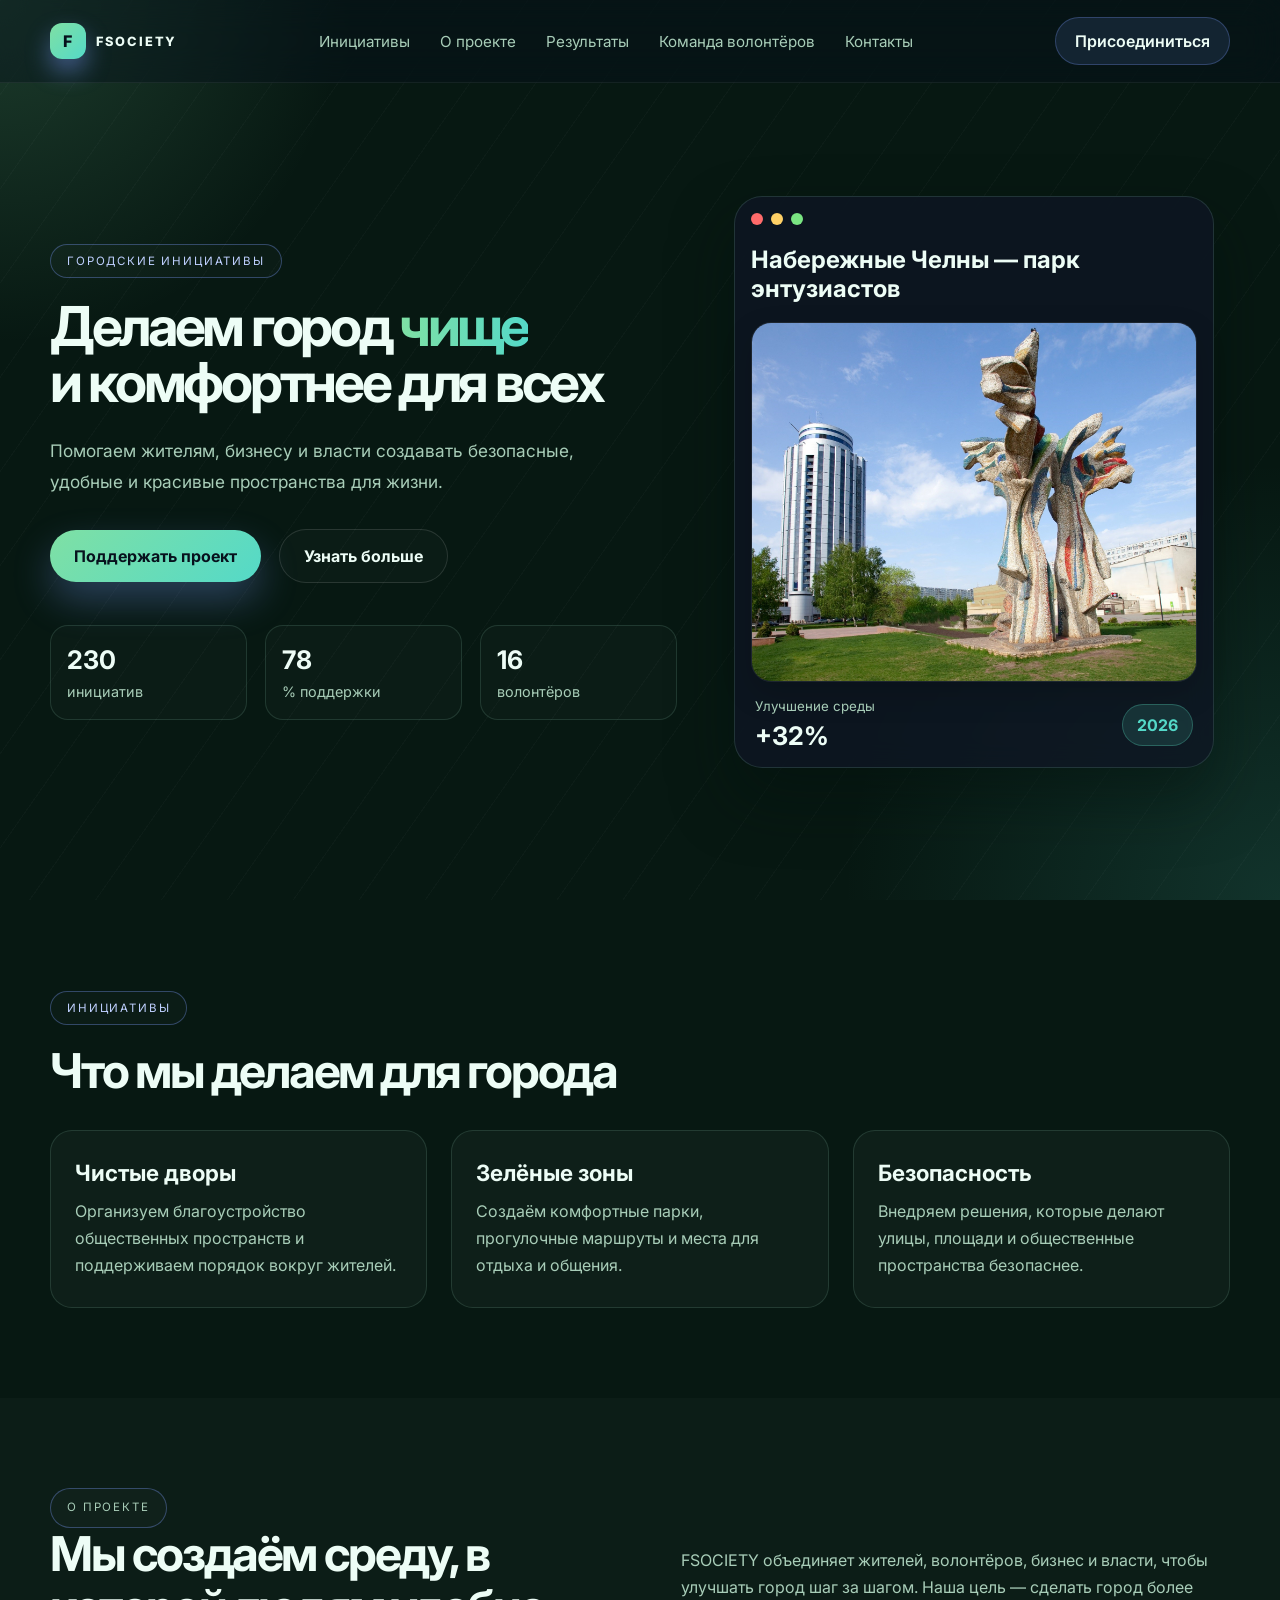
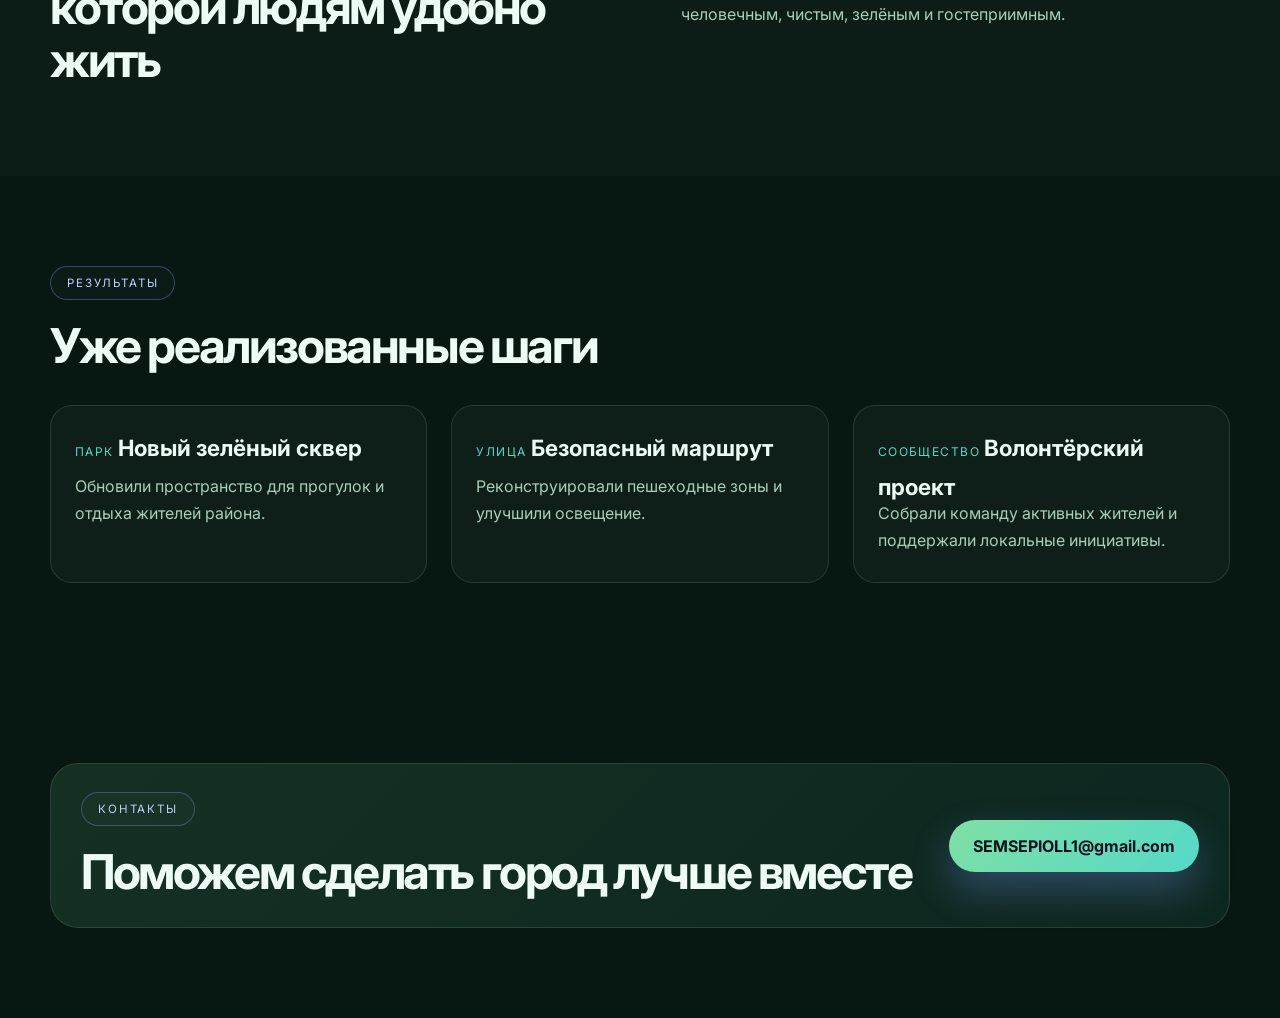
<file: index.html>
<!DOCTYPE html>
<html lang="ru">
  <head>
    <meta charset="UTF-8" />
    <meta name="viewport" content="width=device-width, initial-scale=1.0" />
    <title>FSOCIETY — Благоустройство города</title>
    <meta
      name="description"
      content="Мы создаём удобные, безопасные и красивые общественные пространства для людей и города."
    />
    <link rel="preconnect" href="https://fonts.googleapis.com" />
    <link rel="preconnect" href="https://fonts.gstatic.com" crossorigin />
    <link
      href="https://fonts.googleapis.com/css2?family=Inter:wght@400;500;600;700;800;900&display=swap"
      rel="stylesheet"
    />
    <link rel="stylesheet" href="assets/css/style.css?v=2" />
  </head>
  <body>
    <header class="site-header">
      <div class="container nav">
        <div class="brand">
          <span class="brand-mark">F</span>
          <span class="brand-text">FSOCIETY</span>
        </div>

        <nav class="nav-menu" aria-label="Главное меню">
          <a href="#services">Инициативы</a>
          <a href="#about">О проекте</a>
          <a href="#cases">Результаты</a>
          <a href="volunteers.html">Команда волонтёров</a>
          <a href="#contact">Контакты</a>
        </nav>

        <div class="nav-actions">
          <a class="nav-button" href="support.html#registration">Присоединиться</a>
        </div>
      </div>
    </header>

    <main>
      <section class="hero">
        <div class="container hero-inner">
          <div class="hero-copy">
            <p class="eyebrow">Городские инициативы</p>
            <h1>
              Делаем город <span>чище</span><br />
              и комфортнее для всех
            </h1>
            <p class="subtext">
              Помогаем жителям, бизнесу и власти создавать безопасные, удобные и красивые пространства для жизни.
            </p>

            <div class="cta-group">
              <a href="support.html#donation" class="btn btn-primary">Поддержать проект</a>
              <a href="more.html" class="btn btn-secondary">Узнать больше</a>
            </div>

            <ul class="hero-stats" aria-label="Показатели проекта">
              <li>
                <strong data-count="230">0</strong>
                <span>инициатив</span>
              </li>
              <li>
                <strong data-count="78">0</strong>
                <span>% поддержки</span>
              </li>
              <li>
                <strong data-count="16">0</strong>
                <span>волонтёров</span>
              </li>
            </ul>
          </div>

          <div class="hero-visual" aria-label="Визуальная панель проекта">
            <div class="glass-card card-main">
              <div class="mini-header">
                <span class="dot red"></span>
                <span class="dot yellow"></span>
                <span class="dot green"></span>
              </div>

              <h2 class="image-title">Набережные Челны — парк энтузиастов</h2>

              <img
                class="hero-image"
                src="assets/img/photo.jpg"
                alt="Городская улица, благоустройство и общественные пространства"
              />

              <div class="metric-row">
                <div>
                  <small>Улучшение среды</small>
                  <strong>+32%</strong>
                </div>
                <div class="badge-pill">2026</div>
              </div>
            </div>
          </div>
        </div>
      </section>

      <section id="services" class="info-section">
        <div class="container">
          <div class="section-heading">
            <p class="eyebrow">Инициативы</p>
            <h2>Что мы делаем для города</h2>
          </div>

          <div class="cards-grid">
            <article class="info-card">
              <h3>Чистые дворы</h3>
              <p>Организуем благоустройство общественных пространств и поддерживаем порядок вокруг жителей.</p>
            </article>
            <article class="info-card">
              <h3>Зелёные зоны</h3>
              <p>Создаём комфортные парки, прогулочные маршруты и места для отдыха и общения.</p>
            </article>
            <article class="info-card">
              <h3>Безопасность</h3>
              <p>Внедряем решения, которые делают улицы, площади и общественные пространства безопаснее.</p>
            </article>
          </div>
        </div>
      </section>

      <section id="about" class="info-section alt-section">
        <div class="container about-wrap">
          <div>
            <p class="eyebrow">О проекте</p>
            <h2>Мы создаём среду, в которой людям удобно жить</h2>
          </div>
          <p>
            FSOCIETY объединяет жителей, волонтёров, бизнес и власти, чтобы улучшать город шаг за шагом.
            Наша цель — сделать город более человечным, чистым, зелёным и гостеприимным.
          </p>
        </div>
      </section>

      <section id="cases" class="info-section">
        <div class="container">
          <div class="section-heading">
            <p class="eyebrow">Результаты</p>
            <h2>Уже реализованные шаги</h2>
          </div>

          <div class="cases-grid">
            <div class="case-item">
              <span>Парк</span>
              <strong>Новый зелёный сквер</strong>
              <p>Обновили пространство для прогулок и отдыха жителей района.</p>
            </div>
            <div class="case-item">
              <span>Улица</span>
              <strong>Безопасный маршрут</strong>
              <p>Реконструировали пешеходные зоны и улучшили освещение.</p>
            </div>
            <div class="case-item">
              <span>Сообщество</span>
              <strong>Волонтёрский проект</strong>
              <p>Собрали команду активных жителей и поддержали локальные инициативы.</p>
            </div>
          </div>
        </div>
      </section>

      <section id="contact" class="info-section contact-section">
        <div class="container contact-box">
          <div>
            <p class="eyebrow">Контакты</p>
            <h2>Поможем сделать город лучше вместе</h2>
          </div>
          <a href="mailto:SEMSEPIOLL1@gmail.com" class="btn btn-primary">SEMSEPIOLL1@gmail.com</a>
        </div>
      </section>
    </main>

    <script src="assets/js/script.js?v=2"></script>
  </body>
</html>
</file>
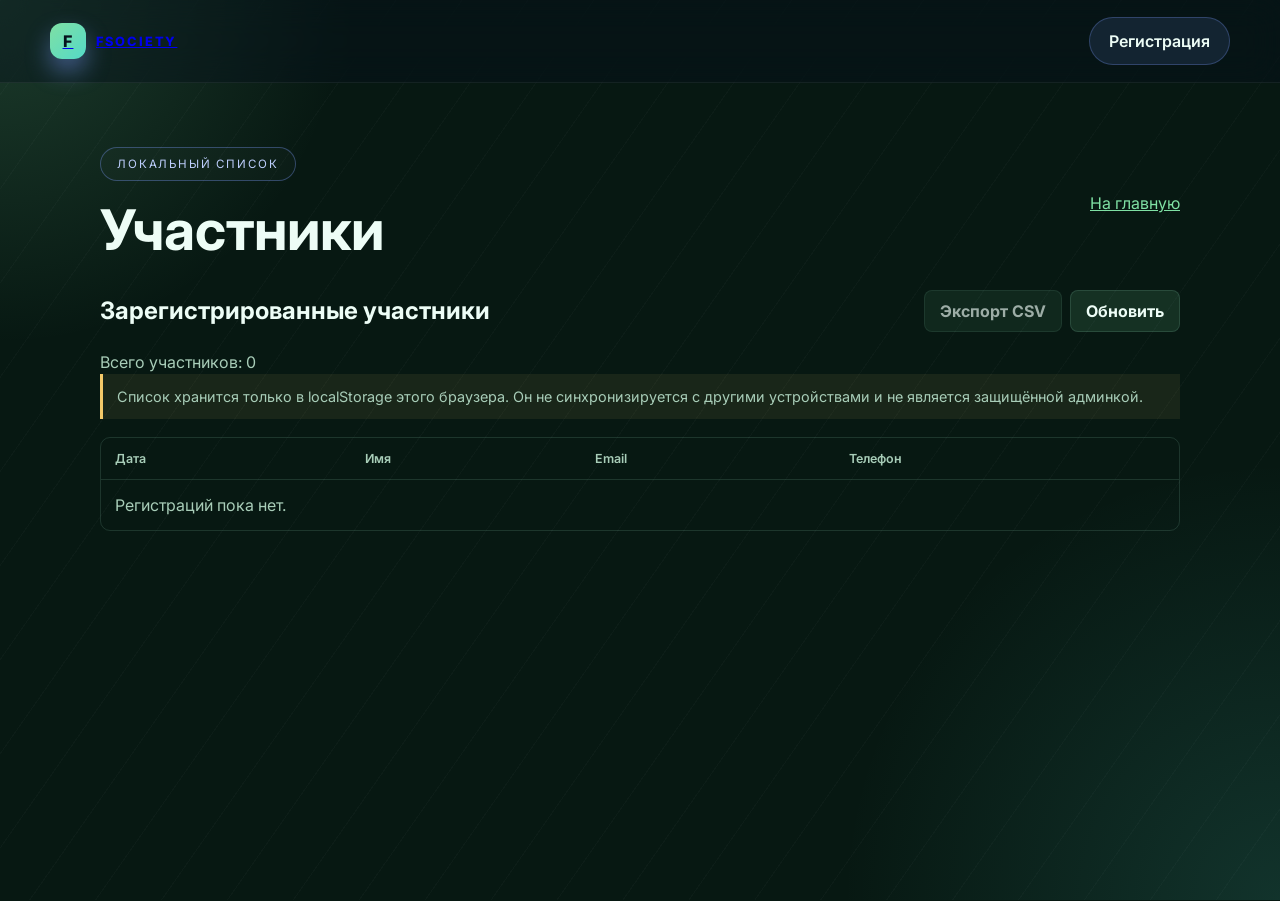
<file: admin.html>
<!DOCTYPE html>
<html lang="ru">
  <head>
    <meta charset="UTF-8" />
    <meta name="viewport" content="width=device-width, initial-scale=1.0" />
    <meta name="robots" content="noindex, nofollow" />
    <title>Участники | FSOCIETY</title>
    <link rel="preconnect" href="https://fonts.googleapis.com" />
    <link rel="preconnect" href="https://fonts.gstatic.com" crossorigin />
    <link
      href="https://fonts.googleapis.com/css2?family=Inter:wght@400;500;600;700;800;900&display=swap"
      rel="stylesheet"
    />
    <link rel="stylesheet" href="assets/css/style.css?v=2" />
  </head>
  <body>
    <header class="site-header">
      <div class="container nav">
        <a class="brand" href="index.html" aria-label="FSOCIETY, на главную">
          <span class="brand-mark">F</span>
          <span class="brand-text">FSOCIETY</span>
        </a>
        <a class="nav-button" href="support.html#registration">Регистрация</a>
      </div>
    </header>

    <main class="admin-page">
      <div class="admin-container">
        <div class="admin-heading">
          <div>
            <p class="eyebrow">Локальный список</p>
            <h1>Участники</h1>
          </div>
          <a href="index.html">На главную</a>
        </div>

        <section id="admin-content">
          <div class="admin-toolbar">
            <h2>Зарегистрированные участники</h2>
            <div class="admin-toolbar-actions">
              <button id="export-users" type="button" title="Скачать список в CSV">Экспорт CSV</button>
              <button id="refresh-users" type="button" title="Обновить список">Обновить</button>
            </div>
          </div>
          <p class="admin-status" id="users-status" role="status" aria-live="polite"></p>
          <p class="admin-notice">Список хранится только в localStorage этого браузера. Он не синхронизируется с другими устройствами и не является защищённой админкой.</p>
          <div class="admin-table-wrap">
            <table class="admin-table">
              <thead>
                <tr>
                  <th scope="col">Дата</th>
                  <th scope="col">Имя</th>
                  <th scope="col">Email</th>
                  <th scope="col">Телефон</th>
                </tr>
              </thead>
              <tbody id="users-list"></tbody>
            </table>
          </div>
        </section>
      </div>
    </main>
    <script type="module" src="assets/js/admin.js"></script>
  </body>
</html>
</file>
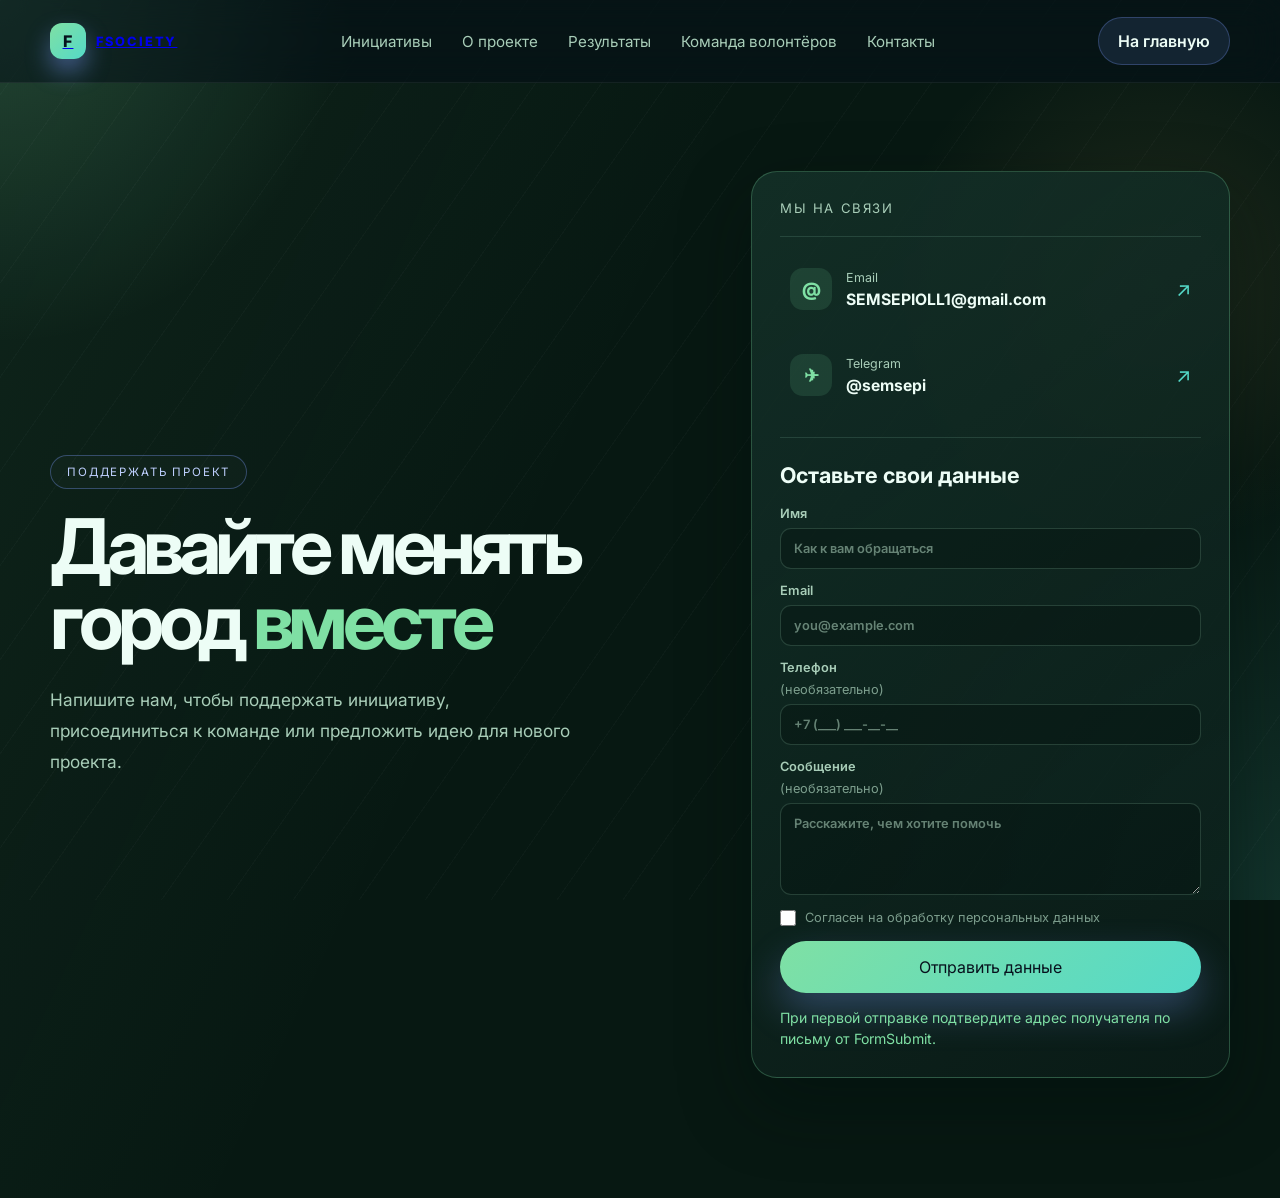
<file: contacts.html>
<!DOCTYPE html>
<html lang="ru">
  <head>
    <meta charset="UTF-8" />
    <meta name="viewport" content="width=device-width, initial-scale=1.0" />
    <title>Контакты | FSOCIETY</title>
    <meta
      name="description"
      content="Свяжитесь с командой FSOCIETY и поддержите городские инициативы."
    />
    <link rel="preconnect" href="https://fonts.googleapis.com" />
    <link rel="preconnect" href="https://fonts.gstatic.com" crossorigin />
    <link
      href="https://fonts.googleapis.com/css2?family=Inter:wght@400;500;600;700;800;900&display=swap"
      rel="stylesheet"
    />
    <link rel="stylesheet" href="assets/css/style.css?v=2" />
  </head>
  <body>
    <header class="site-header">
      <div class="container nav">
        <a class="brand" href="index.html" aria-label="FSOCIETY, на главную">
          <span class="brand-mark">F</span>
          <span class="brand-text">FSOCIETY</span>
        </a>

        <nav class="nav-menu" aria-label="Главное меню">
          <a href="index.html#services">Инициативы</a>
          <a href="index.html#about">О проекте</a>
          <a href="index.html#cases">Результаты</a>
          <a href="volunteers.html">Команда волонтёров</a>
          <a href="contacts.html" aria-current="page">Контакты</a>
        </nav>

        <a class="nav-button" href="index.html">На главную</a>
      </div>
    </header>

    <main class="contact-page">
      <section class="container contact-hero">
        <div class="contact-intro">
          <p class="eyebrow">Поддержать проект</p>
          <h1>Давайте менять город <span>вместе</span></h1>
          <p class="subtext">
            Напишите нам, чтобы поддержать инициативу, присоединиться к команде или предложить идею для нового проекта.
          </p>
        </div>

        <div class="contact-panel">
          <div class="contact-panel-heading">
            <p>Мы на связи</p>
          </div>

          <div class="contact-list">
            <a class="contact-item" href="mailto:SEMSEPIOLL1@gmail.com">
              <span class="contact-icon">@</span>
              <span>
                <small>Email</small>
                <strong>SEMSEPIOLL1@gmail.com</strong>
              </span>
              <span class="contact-arrow" aria-hidden="true">↗</span>
            </a>

            <a class="contact-item" href="https://t.me/semsepi">
              <span class="contact-icon">✈</span>
              <span>
                <small>Telegram</small>
                <strong>@semsepi</strong>
              </span>
              <span class="contact-arrow" aria-hidden="true">↗</span>
            </a>

          </div>

          <form class="personal-form" id="contact-submission-form">
            <h2>Оставьте свои данные</h2>
            <label>
              Имя
              <input type="text" name="Имя" autocomplete="name" placeholder="Как к вам обращаться" required />
            </label>
            <label>
              Email
              <input type="email" name="Email" autocomplete="email" placeholder="you@example.com" required />
            </label>
            <label>
              Телефон <span>(необязательно)</span>
              <input type="tel" name="Телефон" autocomplete="tel" placeholder="+7 (___) ___-__-__" />
            </label>
            <label>
              Сообщение <span>(необязательно)</span>
              <textarea name="Сообщение" rows="4" placeholder="Расскажите, чем хотите помочь"></textarea>
            </label>
            <label class="consent-label">
              <input type="checkbox" name="Согласие" required />
              <span>Согласен на обработку персональных данных</span>
            </label>
            <button class="btn btn-primary" type="submit">Отправить данные</button>
            <p class="form-status" id="contact-submission-status" role="status" aria-live="polite">При первой отправке подтвердите адрес получателя по письму от FormSubmit.</p>
          </form>
        </div>
      </section>
    </main>
    <script src="assets/js/script.js?v=2"></script>
    <script type="module" src="assets/js/contact-submissions.js"></script>
  </body>
</html>
</file>
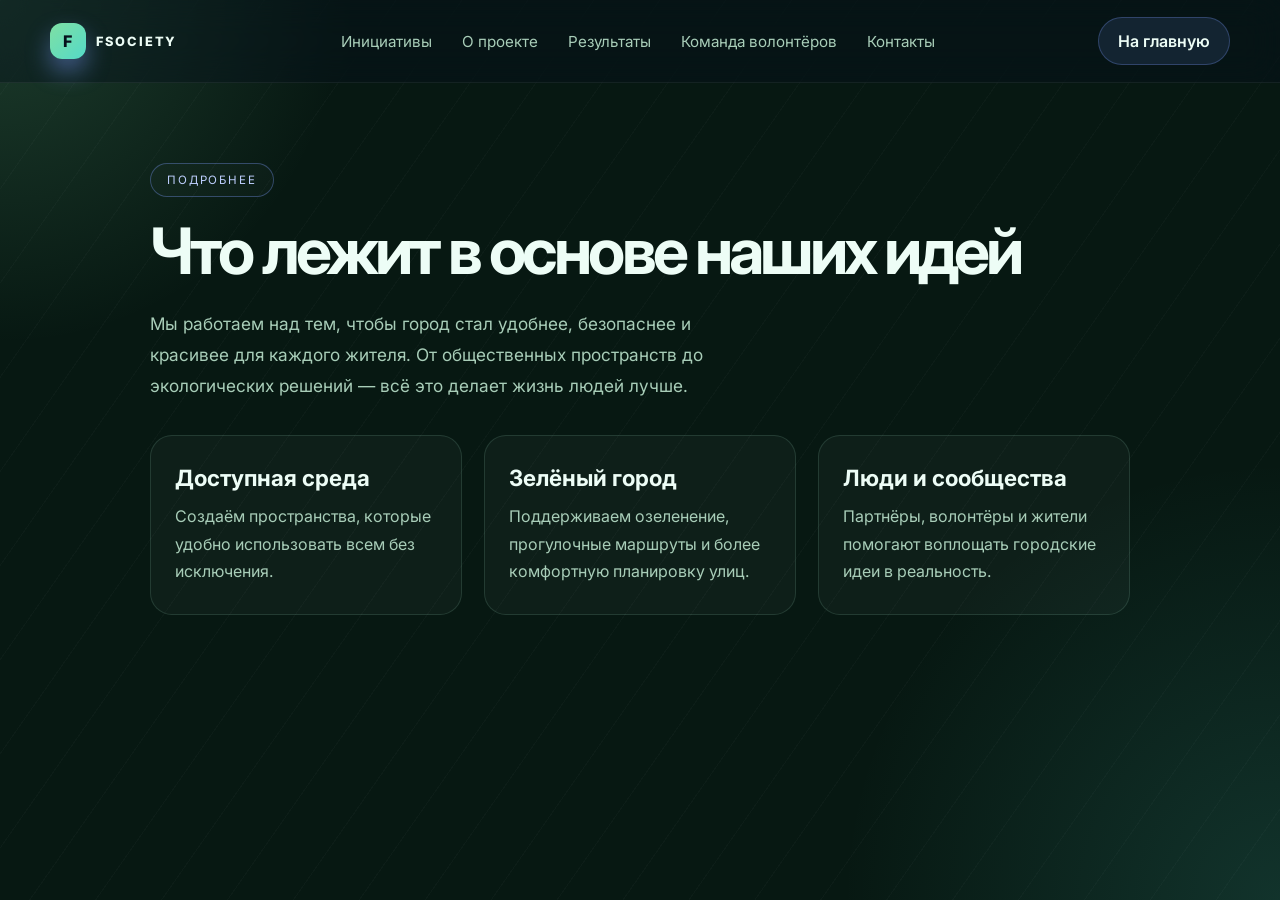
<file: more.html>
<!DOCTYPE html>
<html lang="ru">
  <head>
    <meta charset="UTF-8" />
    <meta name="viewport" content="width=device-width, initial-scale=1.0" />
    <title>Узнать больше | FSOCIETY</title>
    <link rel="preconnect" href="https://fonts.googleapis.com" />
    <link rel="preconnect" href="https://fonts.gstatic.com" crossorigin />
    <link href="https://fonts.googleapis.com/css2?family=Inter:wght@400;500;600;700;800;900&display=swap" rel="stylesheet" />
    <link rel="stylesheet" href="assets/css/style.css?v=2" />
  </head>
  <body>
    <header class="site-header">
      <div class="container nav">
        <div class="brand">
          <span class="brand-mark">F</span>
          <span class="brand-text">FSOCIETY</span>
        </div>

        <nav class="nav-menu" aria-label="Главное меню">
          <a href="index.html#services">Инициативы</a>
          <a href="index.html#about">О проекте</a>
          <a href="index.html#cases">Результаты</a>
          <a href="volunteers.html">Команда волонтёров</a>
          <a href="index.html#contact">Контакты</a>
        </nav>

        <a class="nav-button" href="index.html">На главную</a>
      </div>
    </header>

    <main class="page-shell">
      <section class="container inner-page">
        <p class="eyebrow">Подробнее</p>
        <h1>Что лежит в основе наших идей</h1>
        <p class="subtext">
          Мы работаем над тем, чтобы город стал удобнее, безопаснее и красивее для каждого жителя.
          От общественных пространств до экологических решений — всё это делает жизнь людей лучше.
        </p>

        <div class="support-grid">
          <div class="info-card">
            <h3>Доступная среда</h3>
            <p>Создаём пространства, которые удобно использовать всем без исключения.</p>
          </div>
          <div class="info-card">
            <h3>Зелёный город</h3>
            <p>Поддерживаем озеленение, прогулочные маршруты и более комфортную планировку улиц.</p>
          </div>
          <div class="info-card">
            <h3>Люди и сообщества</h3>
            <p>Партнёры, волонтёры и жители помогают воплощать городские идеи в реальность.</p>
          </div>
        </div>
      </section>
    </main>
    <script src="assets/js/script.js?v=2"></script>
  </body>
</html>
</file>
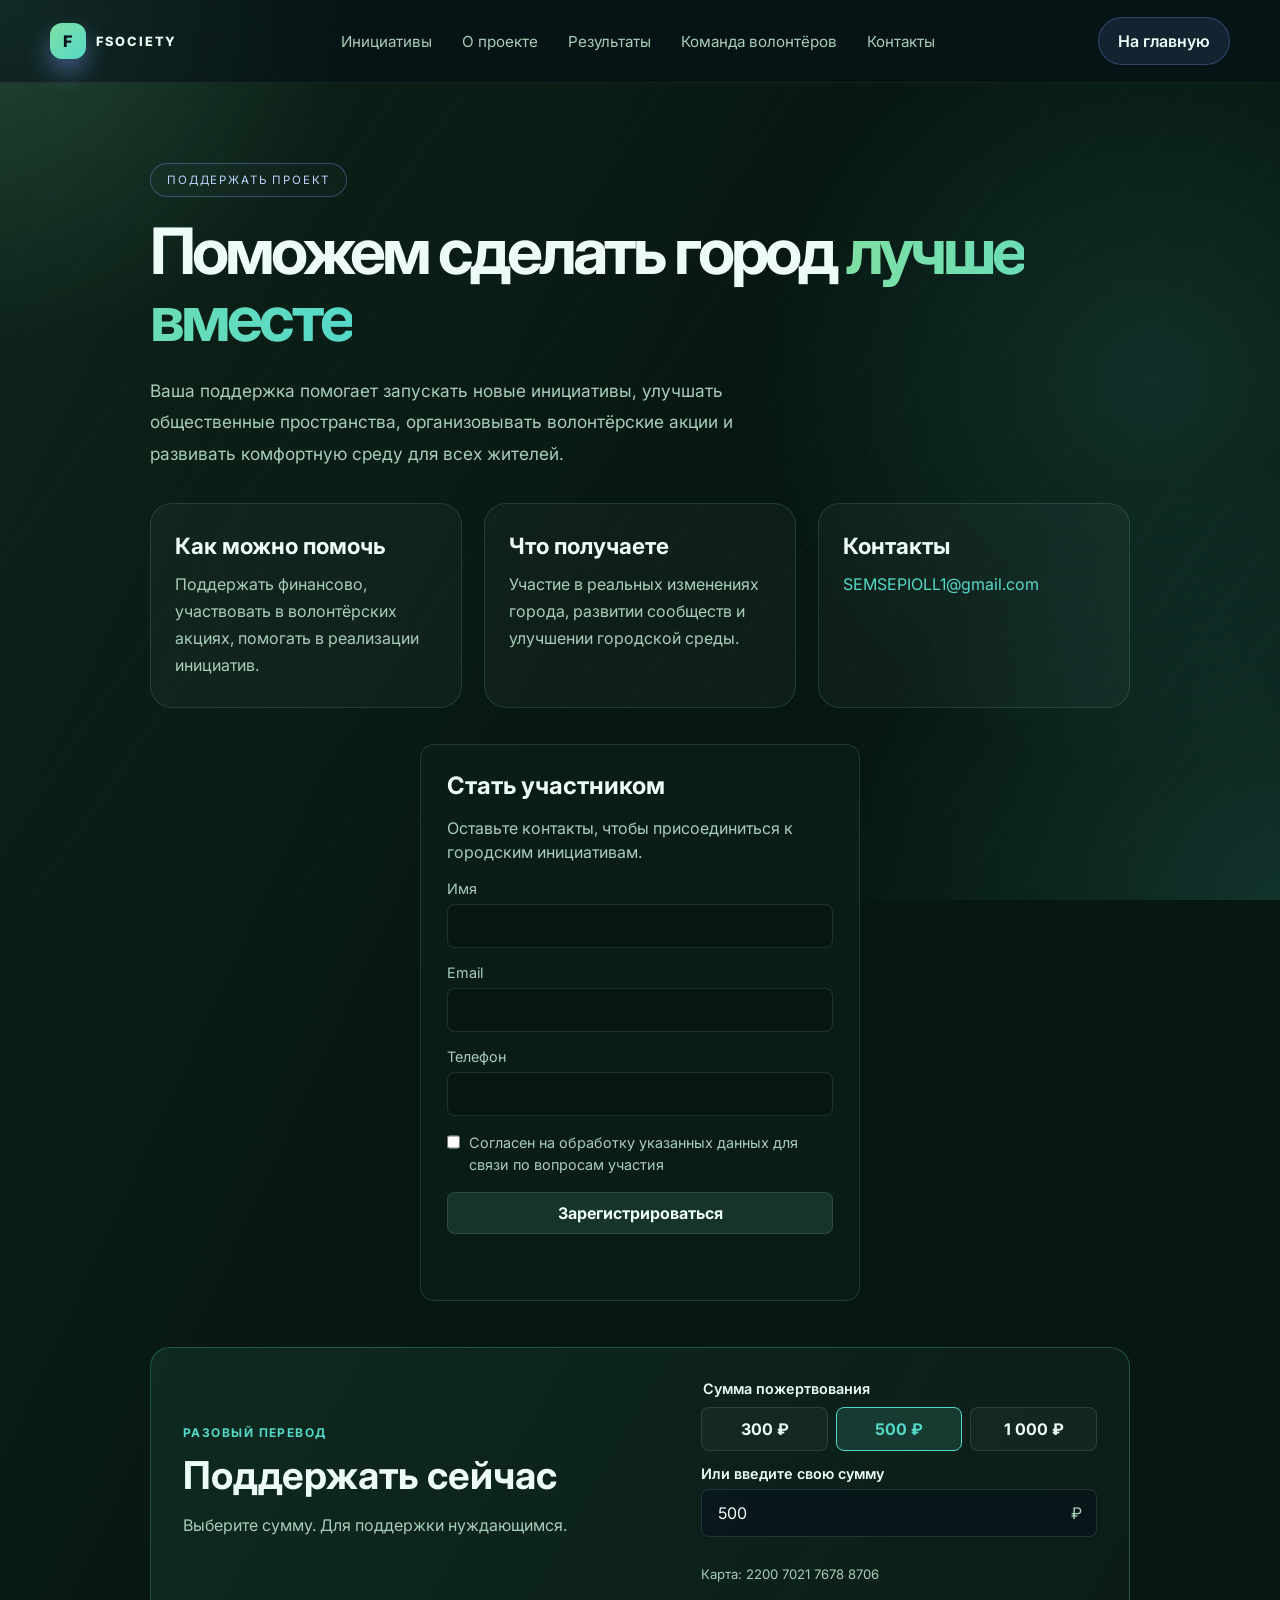
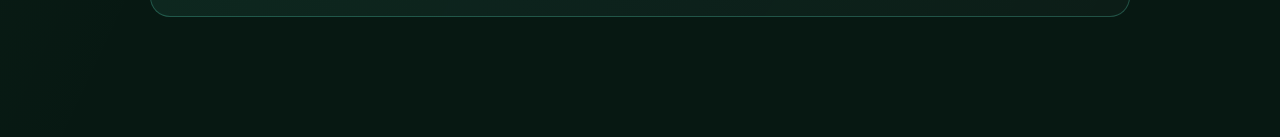
<file: support.html>
<!DOCTYPE html>
<html lang="ru">
  <head>
    <meta charset="UTF-8" />
    <meta name="viewport" content="width=device-width, initial-scale=1.0" />
    <title>Поддержать проект | FSOCIETY</title>
    <link rel="preconnect" href="https://fonts.googleapis.com" />
    <link rel="preconnect" href="https://fonts.gstatic.com" crossorigin />
    <link href="https://fonts.googleapis.com/css2?family=Inter:wght@400;500;600;700;800;900&display=swap" rel="stylesheet" />
    <link rel="stylesheet" href="assets/css/style.css?v=2" />
  </head>
  <body>
    <header class="site-header">
      <div class="container nav">
        <div class="brand">
          <span class="brand-mark">F</span>
          <span class="brand-text">FSOCIETY</span>
        </div>

        <nav class="nav-menu" aria-label="Главное меню">
          <a href="index.html#services">Инициативы</a>
          <a href="index.html#about">О проекте</a>
          <a href="index.html#cases">Результаты</a>
          <a href="volunteers.html">Команда волонтёров</a>
          <a href="index.html#contact">Контакты</a>
        </nav>

        <a class="nav-button" href="index.html">На главную</a>
      </div>
    </header>

    <main class="page-shell support-page">
      <section class="container inner-page">
        <p class="eyebrow">Поддержать проект</p>
        <h1>Поможем сделать город <span>лучше вместе</span></h1>
        <p class="subtext">
          Ваша поддержка помогает запускать новые инициативы, улучшать общественные пространства,
          организовывать волонтёрские акции и развивать комфортную среду для всех жителей.
        </p>

        <div class="support-grid">
          <div class="info-card">
            <h3>Как можно помочь</h3>
            <p>Поддержать финансово, участвовать в волонтёрских акциях, помогать в реализации инициатив.</p>
          </div>
          <div class="info-card">
            <h3>Что получаете</h3>
            <p>Участие в реальных изменениях города, развитии сообществ и улучшении городской среды.</p>
          </div>
          <div class="info-card">
            <h3>Контакты</h3>
            <p><a href="mailto:SEMSEPIOLL1@gmail.com">SEMSEPIOLL1@gmail.com
          
            </a></p>
          </div>
        </div>

        <form class="admin-login local-registration" id="local-registration-form">
          <h2>Стать участником</h2>
          <p class="admin-status">Оставьте контакты, чтобы присоединиться к городским инициативам.</p>
          <label>
            Имя
            <input type="text" name="name" autocomplete="name" maxlength="100" required />
          </label>
          <label>
            Email
            <input type="email" name="email" autocomplete="email" maxlength="254" required />
          </label>
          <label>
            Телефон
            <input type="tel" name="phone" autocomplete="tel" maxlength="40" required />
          </label>
          <label class="consent-label">
            <input type="checkbox" name="consent" required />
            <span>Согласен на обработку указанных данных для связи по вопросам участия</span>
          </label>
          <button type="submit">Зарегистрироваться</button>
          <p class="admin-status" id="registration-status" role="status" aria-live="polite"></p>
        </form>

        <section class="donation-panel" id="donation" aria-labelledby="donation-title">
          <div class="donation-copy">
            <p class="donation-kicker">Разовый перевод</p>
            <h2 id="donation-title">Поддержать сейчас</h2>
            <p>Выберите сумму. Для поддержки нуждающимся.</p>
          </div>

          <form class="donation-form" id="donation-form" data-card-number="2200 7021 7678 8706" data-tbank-url="https://www.tbank.ru/payments">
            <fieldset class="donation-amounts">
              <legend>Сумма пожертвования</legend>
              <div class="amount-options">
                <button class="amount-option" type="button" data-amount="300" aria-pressed="false">300 ₽</button>
                <button class="amount-option is-selected" type="button" data-amount="500" aria-pressed="true">500 ₽</button>
                <button class="amount-option" type="button" data-amount="1000" aria-pressed="false">1 000 ₽</button>
              </div>
            </fieldset>

            <label class="custom-amount-label" for="donation-amount">Или введите свою сумму</label>
            <div class="amount-input-wrap">
              <input id="donation-amount" name="amount" type="number" min="10" max="100000" step="1" value="500" inputmode="numeric" required />
              <span aria-hidden="true">₽</span>
            </div>
            <p class="donation-status" id="donation-status" role="status" aria-live="polite"></p>
            <p class="donation-note">Карта: 2200 7021 7678 8706</p>
          </form>
        </section>
      </section>
    </main>
    <script src="assets/js/script.js?v=2"></script>
    <script type="module" src="assets/js/register.js"></script>
  </body>
</html>
</file>
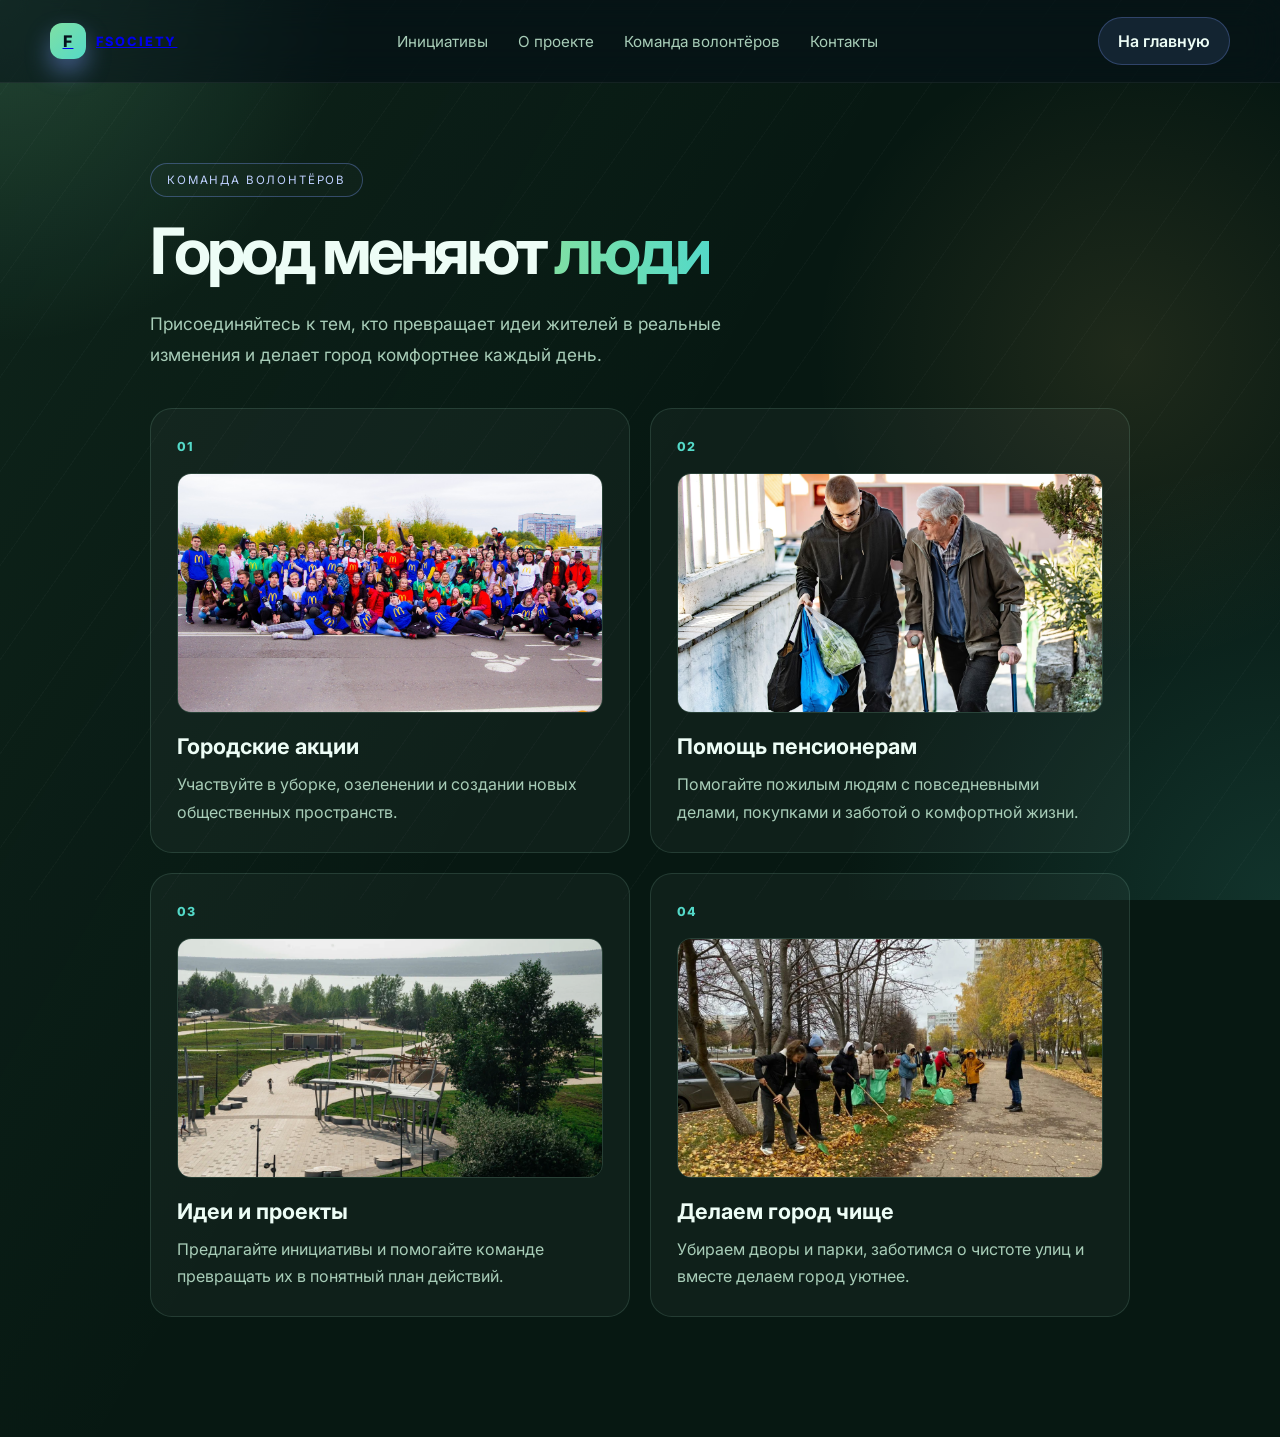
<file: volunteers.html>
<!DOCTYPE html>
<html lang="ru">
  <head>
    <meta charset="UTF-8" />
    <meta name="viewport" content="width=device-width, initial-scale=1.0" />
    <title>Команда волонтёров | FSOCIETY</title>
    <meta
      name="description"
      content="Команда волонтёров FSOCIETY и направления участия в городских инициативах."
    />
    <link rel="preconnect" href="https://fonts.googleapis.com" />
    <link rel="preconnect" href="https://fonts.gstatic.com" crossorigin />
    <link
      href="https://fonts.googleapis.com/css2?family=Inter:wght@400;500;600;700;800;900&display=swap"
      rel="stylesheet"
    />
    <link rel="stylesheet" href="assets/css/style.css?v=2" />
  </head>
  <body>
    <header class="site-header">
      <div class="container nav">
        <a class="brand" href="index.html" aria-label="FSOCIETY, на главную">
          <span class="brand-mark">F</span>
          <span class="brand-text">FSOCIETY</span>
        </a>

        <nav class="nav-menu" aria-label="Главное меню">
          <a href="index.html#services">Инициативы</a>
          <a href="index.html#about">О проекте</a>
          <a href="volunteers.html" aria-current="page">Команда волонтёров</a>
          <a href="index.html#contact">Контакты</a>
        </nav>

        <a class="nav-button" href="index.html">На главную</a>
      </div>
    </header>

    <main class="page-shell volunteers-page">
      <section class="container inner-page">
        <p class="eyebrow">Команда волонтёров</p>
        <h1>Город меняют <span>люди</span></h1>
        <p class="subtext">
          Присоединяйтесь к тем, кто превращает идеи жителей в реальные изменения и делает город комфортнее каждый день.
        </p>

        <div class="volunteer-grid">
          <article class="volunteer-card">
            <span class="volunteer-number">01</span>
            <img class="volunteer-image" src="assets/img/Снимок_50.jpg" alt="Команда волонтёров на городской акции" />
            <h2>Городские акции</h2>
            <p>Участвуйте в уборке, озеленении и создании новых общественных пространств.</p>
          </article>
          <article class="volunteer-card">
            <span class="volunteer-number">02</span>
            <img class="volunteer-image" src="assets/img/снимок.jpg" alt="Волонтёры помогают людям на городской акции" />
            <h2>Помощь пенсионерам</h2>
            <p>Помогайте пожилым людям с повседневными делами, покупками и заботой о комфортной жизни.</p>
          </article>
          <article class="volunteer-card">
            <span class="volunteer-number">03</span>
            <img class="volunteer-image" src="assets/img/а.jpg" alt="Волонтёры создают новые городские проекты" />
            <h2>Идеи и проекты</h2>
            <p>Предлагайте инициативы и помогайте команде превращать их в понятный план действий.</p>
          </article>
          <article class="volunteer-card">
            <span class="volunteer-number">04</span>
            <img class="volunteer-image" src="assets/img/i%20(1).webp" alt="Волонтёры убирают осенний парк" />
            <h2>Делаем город чище</h2>
            <p>Убираем дворы и парки, заботимся о чистоте улиц и вместе делаем город уютнее.</p>
          </article>
        </div>
      </section>
    </main>
    <script src="assets/js/script.js?v=2"></script>
  </body>
</html>
</file>
<file: assets/css/style.css>
:root {
  --bg: #071812;
  --bg-soft: #0d1f1b;
  --panel: rgba(13, 31, 27, 0.72);
  --panel-border: rgba(166, 230, 201, 0.14);
  --text: #edfdf6;
  --muted: #a8cdb8;
  --primary: #7fe0a4;
  --secondary: #54d9c8;
  --accent: #f3c969;
  --shadow: rgba(4, 17, 13, 0.5);
}

* {
  box-sizing: border-box;
}

html {
  scroll-behavior: smooth;
}

body {
  margin: 0;
  font-family: "Inter", sans-serif;
  background:
    radial-gradient(circle at top left, rgba(127, 224, 164, 0.18), transparent 22%),
    radial-gradient(circle at bottom right, rgba(84, 217, 200, 0.14), transparent 28%),
    repeating-linear-gradient(125deg, rgba(237, 253, 246, 0.025) 0, rgba(237, 253, 246, 0.025) 1px, transparent 1px, transparent 54px),
    var(--bg);
  background-attachment: fixed;
  color: var(--text);
}

img {
  max-width: 100%;
  display: block;
}

.container {
  width: min(1180px, calc(100% - 32px));
  margin: 0 auto;
}

.site-header {
  position: sticky;
  top: 0;
  z-index: 20;
  backdrop-filter: blur(18px);
  background: rgba(7, 17, 29, 0.4);
  border-bottom: 1px solid rgba(255, 255, 255, 0.06);
}

.nav {
  min-height: 82px;
  display: flex;
  align-items: center;
  justify-content: space-between;
  gap: 24px;
}

.brand {
  display: inline-flex;
  align-items: center;
  gap: 10px;
  font-weight: 800;
  letter-spacing: 0.12em;
}

.brand-mark {
  display: inline-flex;
  align-items: center;
  justify-content: center;
  width: 36px;
  height: 36px;
  border-radius: 12px;
  background: linear-gradient(135deg, var(--primary), var(--secondary));
  color: #06111c;
  box-shadow: 0 12px 25px rgba(124, 155, 255, 0.46);
}

.brand-text {
  font-size: 0.8rem;
}

.nav-menu {
  display: flex;
  align-items: center;
  gap: 30px;
}

.nav-menu a {
  color: var(--muted);
  text-decoration: none;
  font-size: 0.95rem;
  transition: color 0.25s ease;
}

.nav-menu a:hover {
  color: var(--text);
}

.nav-button,
.btn {
  display: inline-flex;
  align-items: center;
  justify-content: center;
  text-decoration: none;
  border-radius: 999px;
  transition: all 0.25s ease;
}

.nav-button {
  padding: 0.8rem 1.2rem;
  background: rgba(124, 155, 255, 0.12);
  border: 1px solid rgba(124, 155, 255, 0.28);
  color: var(--text);
  font-weight: 600;
}

.nav-button:hover,
.btn:hover {
  transform: translateY(-2px);
}

.hero {
  min-height: calc(100vh - 82px);
  display: flex;
  align-items: center;
  padding: 60px 0 80px;
}

.hero-inner {
  display: grid;
  grid-template-columns: 1.1fr 0.9fr;
  align-items: center;
  gap: 40px;
}

.eyebrow {
  margin: 0 0 20px;
  display: inline-block;
  padding: 9px 16px;
  border: 1px solid rgba(124, 155, 255, 0.35);
  border-radius: 999px;
  color: #bfd0ff;
  background: rgba(255, 255, 255, 0.02);
  font-size: 0.72rem;
  letter-spacing: 0.16em;
  text-transform: uppercase;
}

.hero-copy h1 {
  margin: 0;
  font-size: clamp(2.2rem, 4.3vw, 4rem);
  line-height: 1.02;
  letter-spacing: -0.06em;
}

.hero-copy h1 span {
  background: linear-gradient(90deg, var(--primary), var(--secondary));
  -webkit-background-clip: text;
  -webkit-text-fill-color: transparent;
}

.subtext {
  margin-top: 24px;
  max-width: 590px;
  font-size: 1.08rem;
  line-height: 1.8;
  color: var(--muted);
}

.cta-group {
  display: flex;
  align-items: center;
  gap: 18px;
  flex-wrap: wrap;
  margin-top: 32px;
}

.btn {
  padding: 1rem 1.5rem;
  font-weight: 700;
}

.btn-primary {
  background: linear-gradient(135deg, var(--primary), var(--secondary));
  color: #07111d;
  box-shadow: 0 18px 38px rgba(124, 155, 255, 0.3);
}

.btn-secondary {
  background: rgba(255, 255, 255, 0.02);
  border: 1px solid rgba(255, 255, 255, 0.12);
  color: var(--text);
}

.hero-stats {
  list-style: none;
  padding: 0;
  margin: 42px 0 0;
  display: grid;
  grid-template-columns: repeat(3, minmax(0, 1fr));
  gap: 18px;
}

.hero-stats li {
  padding: 18px 16px;
  border-radius: 18px;
  background: rgba(255, 255, 255, 0.02);
  border: 1px solid var(--panel-border);
}

.hero-stats strong {
  display: block;
  font-size: clamp(1.5rem, 2vw, 2.3rem);
  margin-bottom: 6px;
}

.hero-stats span {
  color: var(--muted);
  font-size: 0.9rem;
}

.hero-visual {
  position: relative;
  min-height: 520px;
  display: flex;
  align-items: center;
  justify-content: center;
}

.glass-card {
  position: relative;
  width: min(100%, 480px);
  padding: 16px;
  border-radius: 28px;
  background: rgba(14, 22, 35, 0.8);
  border: 1px solid var(--panel-border);
  box-shadow: 0 30px 60px var(--shadow);
  backdrop-filter: blur(14px);
}

.mini-header {
  display: flex;
  gap: 8px;
  margin-bottom: 14px;
}

.dot {
  width: 12px;
  height: 12px;
  border-radius: 50%;
  display: inline-block;
}

.red { background: #ff6b6b; }
.yellow { background: #ffd166; }
.green { background: #7ae582; }

.hero-image {
  width: 100%;
  height: 360px;
  object-fit: cover;
  display: block;
  border-radius: 20px;
  border: 1px solid rgba(255, 255, 255, 0.07);
  box-shadow: 0 12px 30px rgba(0, 0, 0, 0.18);
}

.metric-row {
  display: flex;
  align-items: center;
  justify-content: space-between;
  gap: 20px;
  margin-top: 16px;
  padding: 0 4px;
}

.metric-row small {
  color: var(--muted);
  display: block;
  margin-bottom: 6px;
}

.metric-row strong {
  font-size: 1.6rem;
}

.badge-pill {
  display: inline-flex;
  align-items: center;
  justify-content: center;
  min-width: 68px;
  padding: 10px 14px;
  border-radius: 999px;
  background: rgba(98, 240, 208, 0.12);
  border: 1px solid rgba(98, 240, 208, 0.26);
  color: var(--secondary);
  font-weight: 700;
}

.floating-card {
  position: absolute;
  display: flex;
  flex-direction: column;
  gap: 6px;
  min-width: 150px;
  padding: 14px 16px;
  border-radius: 18px;
  border: 1px solid var(--panel-border);
  background: rgba(8, 19, 30, 0.75);
  box-shadow: 0 24px 35px rgba(0, 0, 0, 0.18);
}

.floating-card span {
  color: var(--muted);
  font-size: 0.72rem;
  text-transform: uppercase;
  letter-spacing: 0.08em;
}

.floating-card strong {
  font-size: 1.2rem;
}

.info-section {
  padding: 90px 0;
}

.alt-section {
  background: rgba(255, 255, 255, 0.02);
}

.section-heading {
  margin-bottom: 32px;
}

.section-heading h2,
.about-wrap h2,
.contact-box h2 {
  margin: 0;
  font-size: clamp(2rem, 4vw, 3rem);
  line-height: 1.1;
  letter-spacing: -0.05em;
}

.cards-grid,
.cases-grid {
  display: grid;
  grid-template-columns: repeat(3, minmax(0, 1fr));
  gap: 24px;
}

.info-card,
.case-item {
  background: rgba(255, 255, 255, 0.03);
  border: 1px solid var(--panel-border);
  border-radius: 22px;
  padding: 28px 24px;
}

.info-card h3,
.case-item strong {
  margin: 0 0 12px;
  font-size: 1.4rem;
}

.info-card p,
.case-item p,
.about-wrap p {
  margin: 0;
  line-height: 1.7;
  color: var(--muted);
}

.case-item span {
  display: inline-block;
  margin-bottom: 14px;
  color: var(--secondary);
  font-size: 0.75rem;
  letter-spacing: 0.12em;
  text-transform: uppercase;
}

.about-wrap {
  display: grid;
  grid-template-columns: 1.1fr 1fr;
  gap: 28px;
  align-items: center;
}

.contact-box {
  display: flex;
  align-items: center;
  justify-content: space-between;
  gap: 24px;
  padding: 28px 30px;
  border-radius: 28px;
  background: linear-gradient(135deg, rgba(127, 224, 164, 0.12), rgba(84, 217, 200, 0.08));
  border: 1px solid var(--panel-border);
}

.page-shell {
  padding: 80px 0 120px;
}

.inner-page {
  max-width: 980px;
}

.inner-page h1 {
  margin: 0;
  font-size: clamp(2.4rem, 5vw, 4rem);
  line-height: 1.05;
  letter-spacing: -0.06em;
}

.support-page {
  min-height: calc(100vh - 82px);
  background:
    linear-gradient(115deg, rgba(127, 224, 164, 0.06), transparent 42%),
    radial-gradient(circle at 90% 18%, rgba(84, 217, 200, 0.12), transparent 22%);
}

.support-page h1 span {
  background: linear-gradient(90deg, var(--primary), var(--secondary));
  -webkit-background-clip: text;
  -webkit-text-fill-color: transparent;
}

.volunteers-page {
  min-height: calc(100vh - 82px);
  background:
    linear-gradient(120deg, rgba(127, 224, 164, 0.06), transparent 44%),
    radial-gradient(circle at 88% 20%, rgba(243, 201, 105, 0.1), transparent 20%);
}

.volunteers-page h1 span {
  background: linear-gradient(90deg, var(--primary), var(--secondary));
  -webkit-background-clip: text;
  -webkit-text-fill-color: transparent;
}

.volunteer-grid {
  display: grid;
  grid-template-columns: repeat(2, minmax(0, 1fr));
  gap: 20px;
  margin-top: 38px;
}

.volunteer-card {
  position: relative;
  min-height: 220px;
  padding: 26px;
  overflow: hidden;
  border: 1px solid var(--panel-border);
  border-radius: 22px;
  background: rgba(255, 255, 255, 0.035);
}

.volunteer-card h2 {
  margin: 34px 0 12px;
  font-size: 1.35rem;
}

.volunteer-image {
  width: 100%;
  height: 240px;
  margin-top: 18px;
  border-radius: 14px;
  object-fit: cover;
  object-position: center 42%;
  border: 1px solid rgba(166, 230, 201, 0.16);
}

.volunteer-card:has(.volunteer-image) h2 {
  margin-top: 20px;
}

.volunteer-card p {
  max-width: 430px;
  margin: 0;
  color: var(--muted);
  line-height: 1.7;
}

.volunteer-number {
  color: var(--secondary);
  font-size: 0.78rem;
  font-weight: 800;
  letter-spacing: 0.12em;
}

.volunteer-card-accent {
  background: linear-gradient(135deg, rgba(127, 224, 164, 0.14), rgba(84, 217, 200, 0.07));
}

.volunteer-card-accent .btn {
  margin-top: 22px;
}

.support-grid {
  display: grid;
  grid-template-columns: repeat(3, minmax(0, 1fr));
  gap: 22px;
  margin-top: 34px;
}

.support-grid .info-card {
  min-height: 180px;
}

.support-grid a {
  color: var(--secondary);
  text-decoration: none;
  overflow-wrap: anywhere;
}

.donation-panel {
  display: grid;
  grid-template-columns: minmax(0, 1fr) minmax(300px, 0.82fr);
  gap: 36px;
  align-items: center;
  margin-top: 46px;
  padding: 32px;
  border: 1px solid rgba(98, 240, 208, 0.24);
  border-radius: 20px;
  background: linear-gradient(120deg, rgba(98, 240, 208, 0.08), rgba(255, 255, 255, 0.025));
}

.donation-kicker {
  margin: 0 0 12px;
  color: var(--secondary);
  font-size: 0.75rem;
  font-weight: 700;
  letter-spacing: 0.12em;
  text-transform: uppercase;
}

.donation-copy h2 {
  margin: 0;
  font-size: clamp(1.7rem, 3vw, 2.4rem);
}

.donation-copy > p:last-child {
  max-width: 460px;
  margin: 14px 0 0;
  color: var(--muted);
  line-height: 1.7;
}

.donation-form {
  display: grid;
  gap: 14px;
}

.donation-amounts {
  min-width: 0;
  margin: 0;
  padding: 0;
  border: 0;
}

.donation-amounts legend,
.custom-amount-label {
  margin-bottom: 10px;
  color: var(--text);
  font-size: 0.9rem;
  font-weight: 600;
}

.amount-options {
  display: grid;
  grid-template-columns: repeat(3, minmax(0, 1fr));
  gap: 8px;
}

.amount-option {
  min-height: 44px;
  border: 1px solid var(--panel-border);
  border-radius: 8px;
  background: rgba(255, 255, 255, 0.035);
  color: var(--text);
  font: inherit;
  font-weight: 700;
  cursor: pointer;
}

.amount-option:hover,
.amount-option.is-selected {
  border-color: var(--secondary);
  background: rgba(98, 240, 208, 0.12);
  color: var(--secondary);
}

.custom-amount-label {
  margin: 0 0 -7px;
}

.amount-input-wrap {
  display: flex;
  align-items: center;
  min-height: 48px;
  padding: 0 14px;
  border: 1px solid var(--panel-border);
  border-radius: 8px;
  background: rgba(7, 17, 29, 0.55);
}

.amount-input-wrap:focus-within {
  border-color: var(--secondary);
}

.amount-input-wrap input {
  width: 100%;
  border: 0;
  outline: 0;
  background: transparent;
  color: var(--text);
  font: inherit;
  font-size: 1rem;
}

.amount-input-wrap input::-webkit-inner-spin-button,
.amount-input-wrap input::-webkit-outer-spin-button {
  margin: 0;
  appearance: none;
}

.amount-input-wrap input[type="number"] {
  appearance: textfield;
}

.amount-input-wrap > span {
  color: var(--muted);
}

.donation-submit {
  width: 100%;
  min-height: 50px;
  border: 0;
  cursor: pointer;
  font: inherit;
}

.donation-status,
.donation-note {
  min-height: 0;
  margin: 0;
  color: var(--muted);
  font-size: 0.82rem;
  line-height: 1.5;
}

.donation-status:not(:empty) {
  padding: 10px 12px;
  border-left: 2px solid var(--accent);
  background: rgba(255, 126, 126, 0.08);
  color: var(--text);
}

.contact-page {
  min-height: calc(100vh - 82px);
  padding: 88px 0 120px;
  background:
    linear-gradient(115deg, rgba(127, 224, 164, 0.06), transparent 42%),
    radial-gradient(circle at 90% 18%, rgba(243, 201, 105, 0.1), transparent 18%);
}

.contact-hero {
  display: grid;
  grid-template-columns: minmax(0, 1fr) minmax(360px, 0.8fr);
  align-items: center;
  gap: clamp(40px, 8vw, 110px);
}

.contact-intro h1 {
  max-width: 650px;
  margin: 0;
  font-size: clamp(2.8rem, 6vw, 5.4rem);
  line-height: 0.98;
  letter-spacing: -0.07em;
}

.contact-intro h1 span {
  color: var(--primary);
}

.contact-intro .subtext {
  max-width: 520px;
}

.contact-panel {
  padding: 28px;
  border: 1px solid rgba(127, 224, 164, 0.26);
  border-radius: 26px;
  background: linear-gradient(145deg, rgba(20, 48, 40, 0.9), rgba(10, 28, 24, 0.84));
  box-shadow: 0 28px 70px rgba(2, 15, 11, 0.42);
}

.contact-panel-heading {
  display: flex;
  align-items: center;
  gap: 10px;
  padding-bottom: 20px;
  border-bottom: 1px solid rgba(166, 230, 201, 0.14);
}

.contact-panel-heading p {
  margin: 0;
  color: var(--muted);
  font-size: 0.82rem;
  letter-spacing: 0.12em;
  text-transform: uppercase;
}

.contact-list {
  display: grid;
  gap: 10px;
  margin-top: 14px;
}

.contact-item {
  display: grid;
  grid-template-columns: 42px 1fr auto;
  align-items: center;
  gap: 14px;
  min-height: 76px;
  padding: 12px 10px;
  color: var(--text);
  text-decoration: none;
  border-radius: 15px;
  transition: background 0.25s ease, transform 0.25s ease;
}

a.contact-item:hover {
  background: rgba(127, 224, 164, 0.09);
  transform: translateX(4px);
}

.contact-icon {
  display: inline-flex;
  align-items: center;
  justify-content: center;
  width: 42px;
  height: 42px;
  border-radius: 13px;
  background: rgba(127, 224, 164, 0.12);
  color: var(--primary);
  font-size: 1.15rem;
  font-weight: 800;
}

.contact-item small,
.contact-item strong {
  display: block;
}

.contact-item small {
  margin-bottom: 5px;
  color: var(--muted);
  font-size: 0.78rem;
}

.contact-item strong {
  font-size: 0.98rem;
  overflow-wrap: anywhere;
}

.contact-arrow {
  color: var(--secondary);
  font-size: 1.25rem;
}

.personal-form {
  display: grid;
  gap: 14px;
  margin-top: 24px;
  padding-top: 24px;
  border-top: 1px solid rgba(166, 230, 201, 0.14);
}

.personal-form h2 {
  margin: 0 0 4px;
  font-size: 1.35rem;
}

.personal-form label {
  display: grid;
  gap: 7px;
  color: var(--muted);
  font-size: 0.8rem;
  font-weight: 600;
}

.personal-form label span {
  color: rgba(168, 205, 184, 0.72);
  font-weight: 400;
}

.personal-form input:not([type="checkbox"]),
.personal-form textarea {
  width: 100%;
  border: 1px solid rgba(166, 230, 201, 0.18);
  border-radius: 11px;
  padding: 12px 13px;
  background: rgba(4, 17, 13, 0.34);
  color: var(--text);
  font: inherit;
  outline: none;
  transition: border-color 0.2s ease, background 0.2s ease;
}

.personal-form textarea {
  resize: vertical;
  min-height: 92px;
}

.personal-form input::placeholder,
.personal-form textarea::placeholder {
  color: rgba(168, 205, 184, 0.58);
}

.personal-form input:not([type="checkbox"]):focus,
.personal-form textarea:focus {
  border-color: var(--primary);
  background: rgba(4, 17, 13, 0.55);
}

.consent-label {
  display: flex !important;
  grid-template-columns: auto 1fr;
  align-items: start;
  gap: 9px !important;
  line-height: 1.4;
}

.consent-label input {
  width: 16px;
  height: 16px;
  margin: 1px 0 0;
  accent-color: var(--primary);
}

.personal-form .btn {
  border: 0;
  cursor: pointer;
  font: inherit;
}

.personal-form .btn:disabled {
  cursor: wait;
  opacity: 0.65;
}

.form-status {
  min-height: 1.5em;
  margin: 0;
  color: var(--primary);
  font-size: 0.88rem;
  line-height: 1.5;
}

.form-status.is-error {
  color: #ff9a8e;
}

.admin-page {
  min-height: calc(100vh - 82px);
  padding: 64px 0 100px;
}

.admin-container {
  width: min(1080px, calc(100% - 32px));
  margin: 0 auto;
}

.admin-heading,
.admin-toolbar {
  display: flex;
  align-items: center;
  justify-content: space-between;
  gap: 20px;
}

.admin-heading {
  margin-bottom: 30px;
}

.admin-heading h1 {
  margin: 0;
  font-size: clamp(2rem, 5vw, 3.5rem);
  line-height: 1.05;
}

.admin-heading a {
  color: var(--primary);
}

.admin-login {
  display: grid;
  gap: 16px;
  width: min(100%, 440px);
  padding: 26px;
  border: 1px solid var(--panel-border);
  border-radius: 14px;
  background: var(--panel);
}

.admin-login h2,
.admin-toolbar h2 {
  margin: 0;
}

.admin-login label {
  display: grid;
  gap: 7px;
  color: var(--muted);
  font-size: 0.9rem;
}

.admin-login input {
  width: 100%;
  min-height: 44px;
  padding: 10px 12px;
  border: 1px solid var(--panel-border);
  border-radius: 8px;
  background: rgba(4, 17, 13, 0.5);
  color: var(--text);
  font: inherit;
}

.admin-login input:focus {
  outline: 2px solid var(--primary);
  outline-offset: 2px;
}

.admin-login button,
.admin-toolbar button {
  min-height: 42px;
  padding: 9px 15px;
  border: 1px solid var(--panel-border);
  border-radius: 8px;
  background: rgba(127, 224, 164, 0.12);
  color: var(--text);
  font: inherit;
  font-weight: 700;
  cursor: pointer;
}

.admin-login button:disabled,
.admin-toolbar button:disabled {
  cursor: wait;
  opacity: 0.65;
}

.admin-status {
  min-height: 1.5em;
  margin: 0;
  color: var(--muted);
  line-height: 1.5;
}

.admin-status.is-error {
  color: #ff9a8e;
}

.admin-notice {
  margin: 0 0 18px;
  padding: 12px 14px;
  border-left: 3px solid var(--accent);
  background: rgba(243, 201, 105, 0.08);
  color: var(--muted);
  font-size: 0.9rem;
  line-height: 1.5;
}

.local-registration {
  width: min(100%, 440px);
  margin: 36px auto;
}

.local-registration .consent-label {
  grid-template-columns: 16px minmax(0, 1fr);
  align-items: start;
}

.local-registration .consent-label input {
  width: 16px;
  min-height: 16px;
  margin: 2px 0 0;
  accent-color: var(--primary);
}

.local-registration .consent-label span {
  color: var(--muted);
  line-height: 1.5;
}

.admin-toolbar {
  margin-bottom: 18px;
}

.admin-toolbar-actions {
  display: flex;
  gap: 8px;
}

.admin-table-wrap {
  overflow-x: auto;
  border: 1px solid var(--panel-border);
  border-radius: 10px;
}

.admin-table {
  width: 100%;
  min-width: 780px;
  border-collapse: collapse;
  text-align: left;
}

.admin-table th,
.admin-table td {
  padding: 13px 14px;
  border-bottom: 1px solid var(--panel-border);
  vertical-align: top;
}

.admin-table th {
  color: var(--muted);
  font-size: 0.78rem;
  font-weight: 600;
}

.admin-table td {
  max-width: 320px;
  overflow-wrap: anywhere;
  line-height: 1.5;
}

.admin-table tbody tr:last-child td {
  border-bottom: 0;
}

.admin-table-empty {
  padding: 24px 0;
  color: var(--muted);
}

.scroll-reveal {
  opacity: 0;
  transform: translateY(22px);
  transition: opacity 650ms ease, transform 650ms cubic-bezier(0.2, 0.7, 0.25, 1);
  transition-delay: var(--reveal-delay, 0ms);
}

.scroll-reveal.is-visible {
  opacity: 1;
  transform: translateY(0);
}

@media (prefers-reduced-motion: reduce) {
  .scroll-reveal {
    opacity: 1;
    transform: none;
    transition: none;
  }
}

@media (max-width: 900px) {
  .nav {
    flex-wrap: wrap;
    justify-content: center;
    padding: 18px 0;
  }

  .nav-menu {
    width: 100%;
    justify-content: center;
    flex-wrap: wrap;
    gap: 14px 22px;
  }

  .cards-grid,
  .cases-grid,
  .about-wrap,
  .contact-box {
    grid-template-columns: 1fr;
    display: grid;
  }

  .donation-panel {
    grid-template-columns: minmax(0, 1fr);
    gap: 24px;
  }

  .contact-box {
    justify-content: start;
  }
  .hero-inner {
    grid-template-columns: 1fr;
    text-align: center;
  }

  .contact-hero {
    grid-template-columns: 1fr;
  }

  .subtext {
    margin-left: auto;
    margin-right: auto;
  }

  .cta-group {
    justify-content: center;
  }

  .hero-stats {
    max-width: 560px;
    margin-left: auto;
    margin-right: auto;
  }
}

@media (max-width: 720px) {
  .support-page .inner-page,
  .support-grid > *,
  .donation-panel > *,
  .donation-form {
    min-width: 0;
  }

  .donation-panel {
    padding: 20px;
  }

  .support-grid {
    grid-template-columns: minmax(0, 1fr);
  }

  .hero {
    padding-top: 30px;
  }

  .contact-page {
    padding-top: 52px;
  }

  .contact-intro {
    text-align: center;
  }

  .contact-intro .eyebrow {
    margin-bottom: 16px;
  }

  .contact-panel {
    padding: 18px;
  }

  .admin-page {
    padding-top: 42px;
  }

  .admin-heading,
  .admin-toolbar {
    align-items: flex-start;
    flex-direction: column;
  }

  .admin-login {
    padding: 20px;
  }

  .hero-copy h1 {
    font-size: clamp(2.5rem, 12vw, 4.1rem);
  }

  .hero-stats {
    grid-template-columns: 1fr;
  }

  .volunteer-grid {
    grid-template-columns: 1fr;
  }

  .volunteer-image {
    height: 210px;
  }

  .floating-card {
    position: static;
    margin-top: 16px;
    min-width: 0;
    width: 100%;
  }

  .hero-visual {
    display: block;
    min-height: unset;
  }
}
</file>
